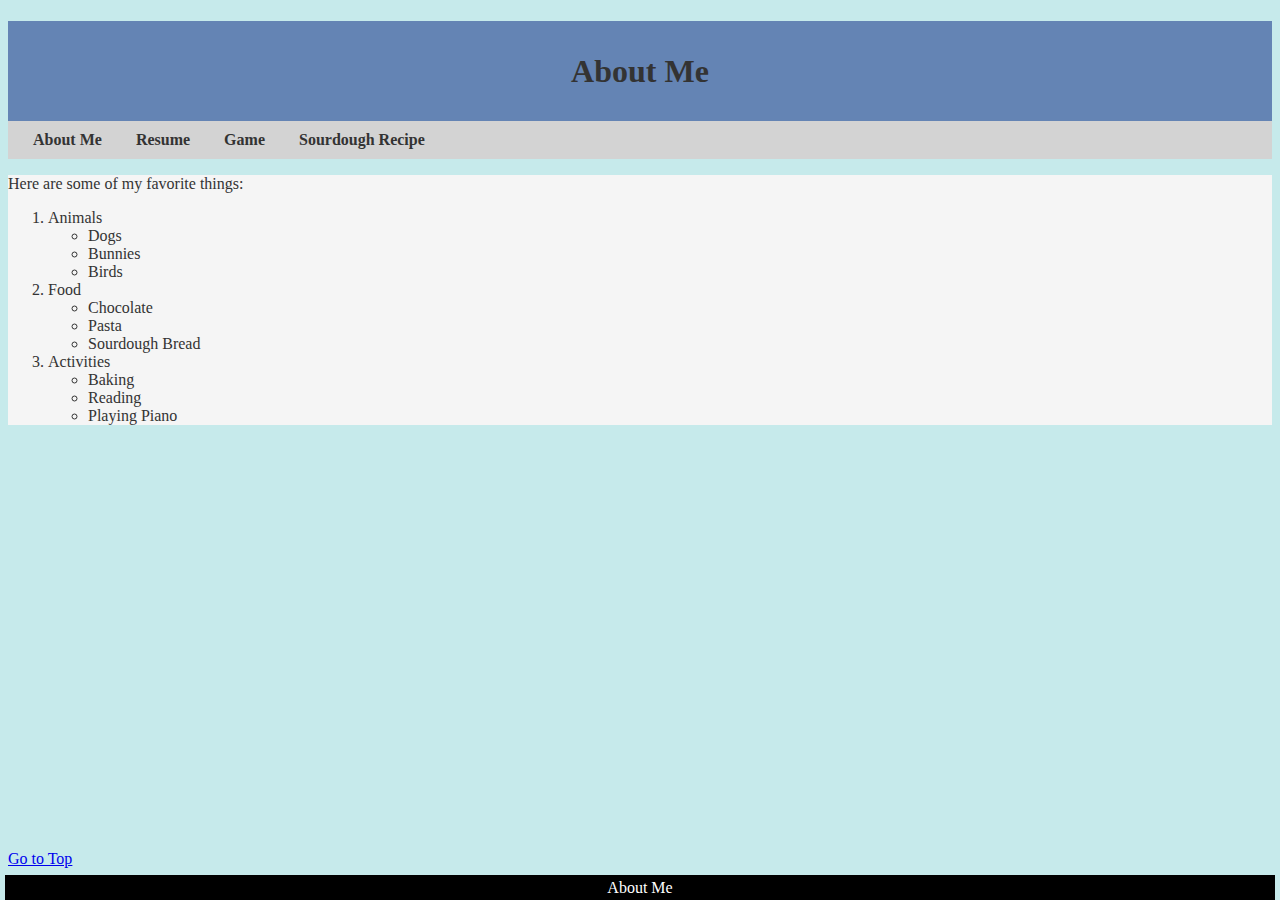
<file: index.html>
<!DOCTYPE html>
<html lang="en">
<head>
    <meta charset="UTF-8">
    <meta name="viewport" content="width=device-width, initial-scale=1.0">
    <title>Document</title>
    <link rel="stylesheet" type="text/css" href="css/style4.css">
</head>
<body class="extra">
    <div class= "header1 main">
        <h1>About Me</h1>
    </div>
    <nav>
        <a href="#">About Me</a>
        <a href="html/resume.html">Resume</a>
        <a href="html/aigame.html">Game</a>
        <a href="html/home.html">Sourdough Recipe</a>
    </nav>
    <div class = "mainbody">
        <p>Here are some of my favorite things:</p>
        <ol>
            <li>Animals
                <ul>
                    <li>Dogs</li>
                    <li>Bunnies</li>
                    <li>Birds</li>
                </ul>
            </li>
            <li>Food
                <ul>
                    <li>Chocolate</li>
                    <li>Pasta</li>
                    <li>Sourdough Bread</li>
                </ul>
            </li>
            <li>Activities
                <ul>
                    <li>Baking</li>
                    <li>Reading</li>
                    <li>Playing Piano</li>
                </ul>
            </li>
        </ol>
    </div>
    <!-- <img src="assets/img/piano.jpg" alt="Piano Picture"> -->
    <br>
    <br>
    <iframe width="560" height="315" src="https://www.youtube.com/embed/K5I51C-U8Og?si=sDwZj55vd10HTyqn" title="YouTube video player" frameborder="0" allow="accelerometer; autoplay; clipboard-write; encrypted-media; gyroscope; picture-in-picture; web-share" referrerpolicy="strict-origin-when-cross-origin" allowfullscreen></iframe>
    <br>
    <br>
    <div class='tableauPlaceholder' id='viz1744755481428' style='position: relative'><noscript><a href='#'><img alt='Sheet 1 ' src='https:&#47;&#47;public.tableau.com&#47;static&#47;images&#47;Pr&#47;Project4_1_17447554147230&#47;Sheet1&#47;1_rss.png' style='border: none' /></a></noscript><object class='tableauViz'  style='display:none;'><param name='host_url' value='https%3A%2F%2Fpublic.tableau.com%2F' /> <param name='embed_code_version' value='3' /> <param name='site_root' value='' /><param name='name' value='Project4_1_17447554147230&#47;Sheet1' /><param name='tabs' value='no' /><param name='toolbar' value='yes' /><param name='static_image' value='https:&#47;&#47;public.tableau.com&#47;static&#47;images&#47;Pr&#47;Project4_1_17447554147230&#47;Sheet1&#47;1.png' /> <param name='animate_transition' value='yes' /><param name='display_static_image' value='yes' /><param name='display_spinner' value='yes' /><param name='display_overlay' value='yes' /><param name='display_count' value='yes' /><param name='language' value='en-US' /><param name='filter' value='publish=yes' /></object></div>                <script type='text/javascript'>                    var divElement = document.getElementById('viz1744755481428');                    var vizElement = divElement.getElementsByTagName('object')[0];                    vizElement.style.width='100%';vizElement.style.height=(divElement.offsetWidth*0.75)+'px';                    var scriptElement = document.createElement('script');                    scriptElement.src = 'https://public.tableau.com/javascripts/api/viz_v1.js';                    vizElement.parentNode.insertBefore(scriptElement, vizElement);                </script>
    <br>
    <br>
    <a href="#top">Go to Top</a>
    <br>
    <br>
    <div class = "main footer">About Me</div>
</body>
</html>
</file>
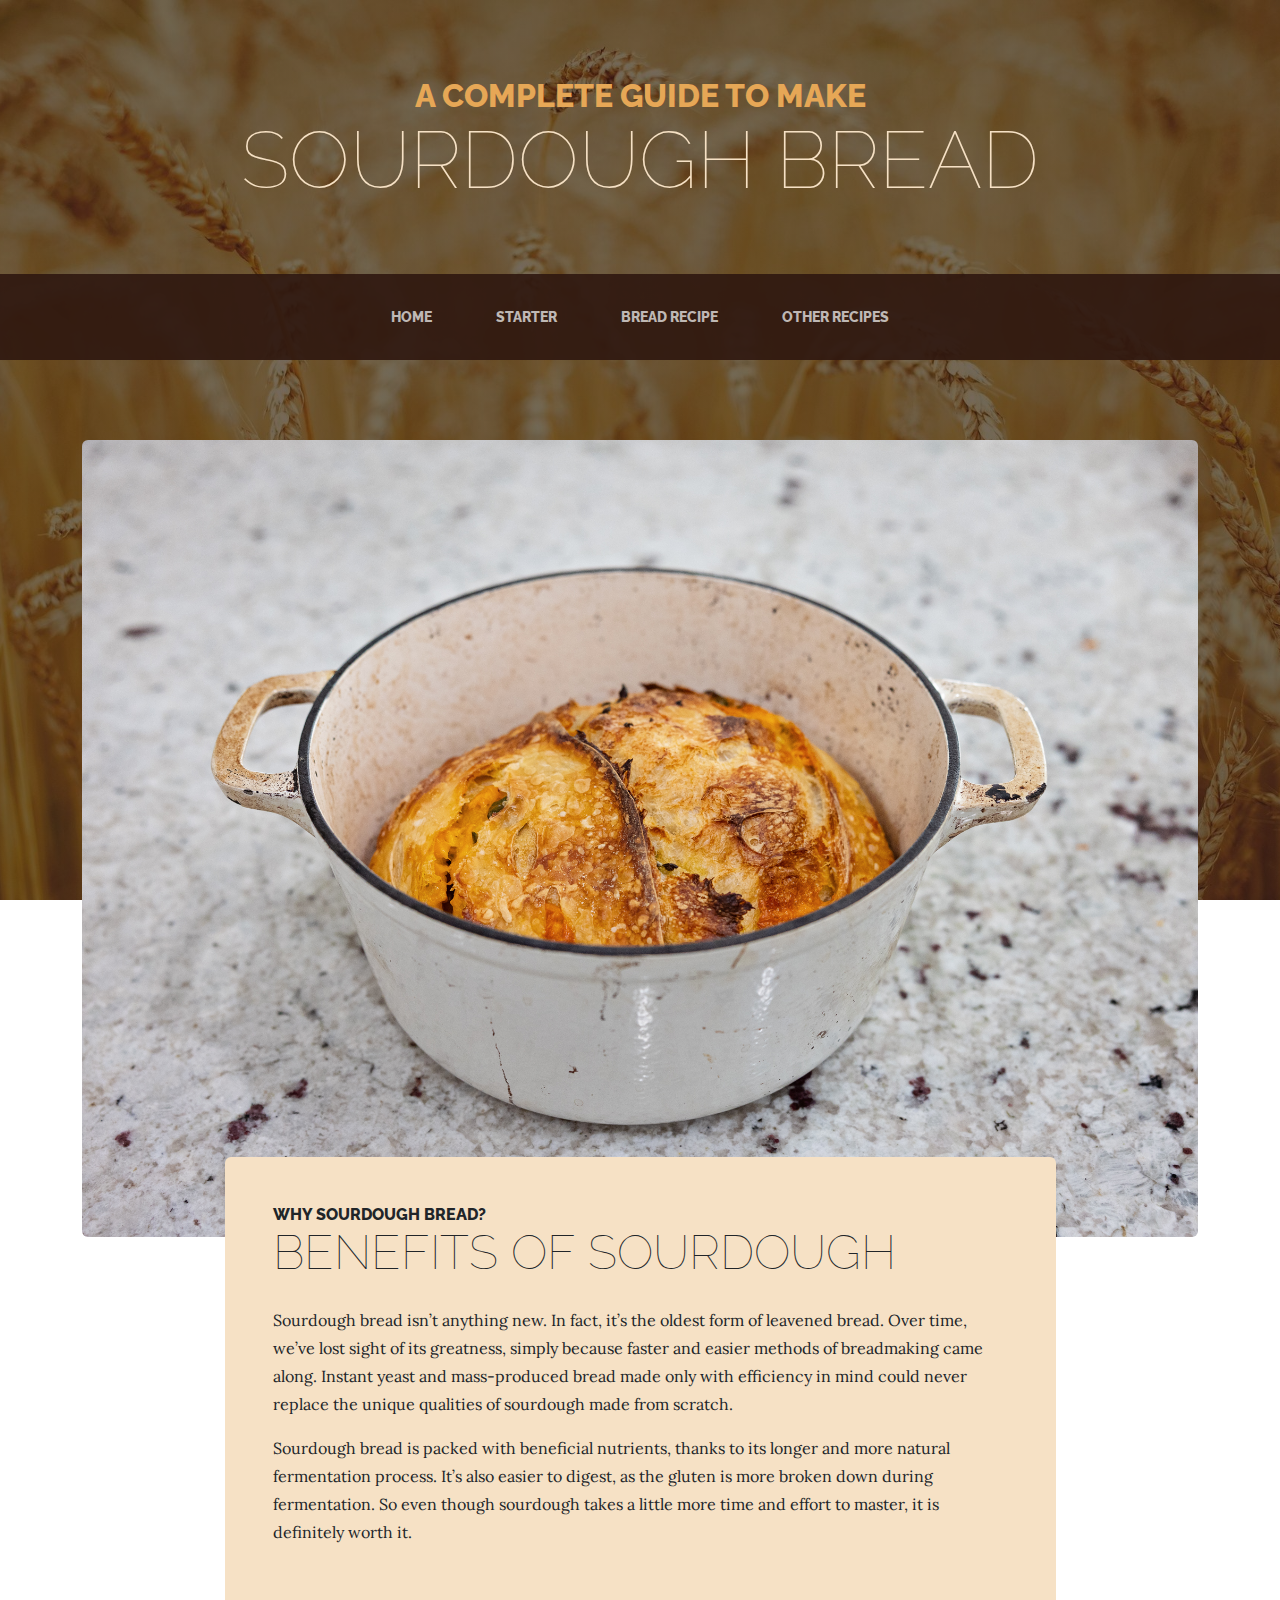
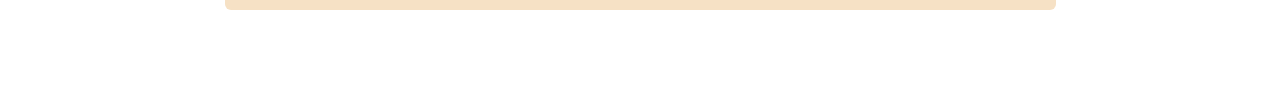
<file: html/home.html>
<!DOCTYPE html>
<html lang="en">
    <head>
        <meta charset="utf-8" />
        <meta name="viewport" content="width=device-width, initial-scale=1, shrink-to-fit=no" />
        <meta name="description" content="Bread Sourdough Starter" />
        <meta name="author" content="" />
        <title>Sourdough Bread - A Complete Guide</title>
        <link rel="icon" type="image/x-icon" href="../assets/favicon.ico" />
        <!-- Google fonts-->
        <link href="https://fonts.googleapis.com/css?family=Raleway:100,100i,200,200i,300,300i,400,400i,500,500i,600,600i,700,700i,800,800i,900,900i" rel="stylesheet" />
        <link href="https://fonts.googleapis.com/css?family=Lora:400,400i,700,700i" rel="stylesheet" />
        <!-- Core theme CSS (includes Bootstrap)-->
        <link href="../css/styles.css" rel="stylesheet" />
        <style>
            /* .responsive-img {
              width: auto;
              height: auto;
              display: block;
              margin: 0 auto;
            } */
        @media (max-width: 768px) {
            .responsive-img {
                width: 100%;
                height: unset, auto;
                object-fit: contain;
                padding: 0 20px;
                display: block;
                margin: 0 auto;
            }

            .page-section.about-heading .container {
                padding: 0 15px;
            }

            .about-heading-img {
                margin-bottom: 0 !important;
                padding-bottom: 0 !important;
                display: block;
            }

            .about-heading-content {
                margin-top: 0 !important;
                padding-top: 0 !important;
            }

            .about-heading-content .bg-faded {
                padding-top: 1rem !important;
                padding-bottom: 1rem !important;
            }
            }

            
          </style>
    </head>
    <body>
        <header>
            <h1 class="site-heading text-center text-faded d-none d-lg-block">
                <span class="site-heading-upper text-primary mb-3">A Complete Guide to Make</span>
                <span class="site-heading-lower">Sourdough Bread</span>
            </h1>
        </header>
        <!-- Navigation-->
        <nav class="navbar navbar-expand-lg navbar-dark py-lg-4" id="mainNav">
            <div class="container">
                <a class="navbar-brand text-uppercase fw-bold d-lg-none" href="#">Sourdough Bread</a>
                <button class="navbar-toggler" type="button" data-bs-toggle="collapse" data-bs-target="#navbarSupportedContent" aria-controls="navbarSupportedContent" aria-expanded="false" aria-label="Toggle navigation"><span class="navbar-toggler-icon"></span></button>
                <div class="collapse navbar-collapse" id="navbarSupportedContent">
                    <ul class="navbar-nav mx-auto">
                        <li class="nav-item px-lg-4"><a class="nav-link text-uppercase" href="#">Home</a></li>
                        <li class="nav-item px-lg-4"><a class="nav-link text-uppercase" href="starter.html">Starter</a></li>
                        <li class="nav-item px-lg-4"><a class="nav-link text-uppercase" href="mainrecipe.html">Bread Recipe</a></li>
                        <li class="nav-item px-lg-4"><a class="nav-link text-uppercase" href="otherecipe.html">Other Recipes</a></li>
                    </ul>
                </div>
            </div>
        </nav>
        <!-- <img class="img-fluid rounded about-heading-img mb-3 mb-lg-0 responsive-img" style="margin: 0 auto; display: block;" src="../assets/img/highlights/final1.jpg" alt="..." /> -->
        <section class="page-section about-heading">
            <div class="container">
                <img class="img-fluid rounded about-heading-img mb-3 mb-lg-0 responsive-img" style="display: block;" src="../assets/img/highlights/final1.jpg" alt="..." />
                <div class="about-heading-content">
                    <div class="row">
                        <div class="col-xl-9 col-lg-10 mx-auto">
                            <div class="bg-faded rounded p-5">
                                <h2 class="section-heading mb-4">
                                    <span class="section-heading-upper">Why Sourdough Bread?</span>
                                    <span class="section-heading-lower">Benefits of Sourdough</span>
                                </h2>
                                <p>Sourdough bread isn’t anything new. In fact, it’s the oldest form of leavened bread. Over time, we’ve lost sight of its greatness, simply because faster and easier methods of breadmaking came along. Instant yeast and mass-produced bread made only with efficiency in mind could never replace the unique qualities of sourdough made from scratch.</p>
                                <p>Sourdough bread is packed with beneficial nutrients, thanks to its longer and more natural fermentation process. It’s also easier to digest, as the gluten is more broken down during fermentation. So even though sourdough takes a little more time and effort to master, it is definitely worth it.</p>
                            </div>
                        </div>
                    </div>
                </div>
            </div>
        </section>
        <!--<footer class="footer text-faded text-center py-5">
            <div class="container"><p class="m-0 small">Copyright &copy; Your Website 2023</p></div>
        </footer>
        -->
        <!-- Bootstrap core JS-->
        <script src="https://cdn.jsdelivr.net/npm/bootstrap@5.2.3/dist/js/bootstrap.bundle.min.js"></script>
        <!-- Core theme JS-->
        <script src="../js/scripts.js"></script>
    </body>
</html>
</file>
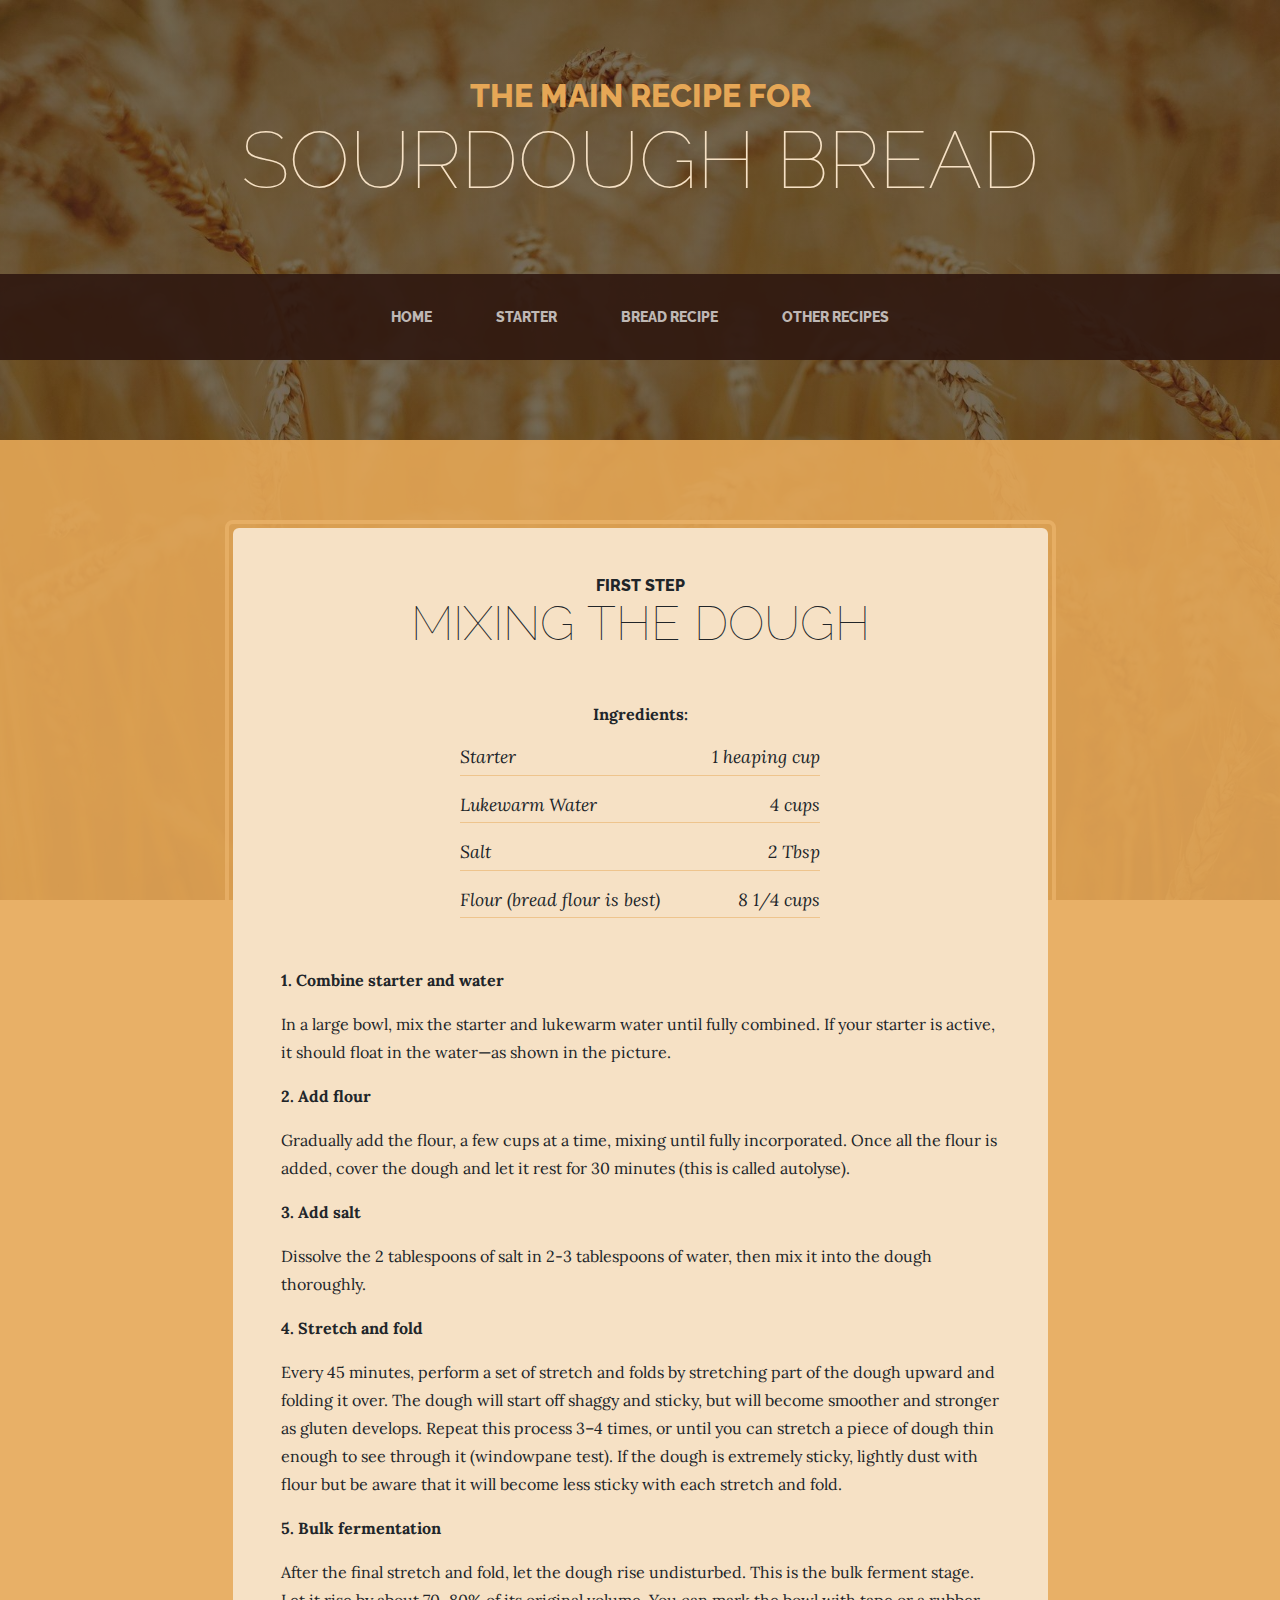
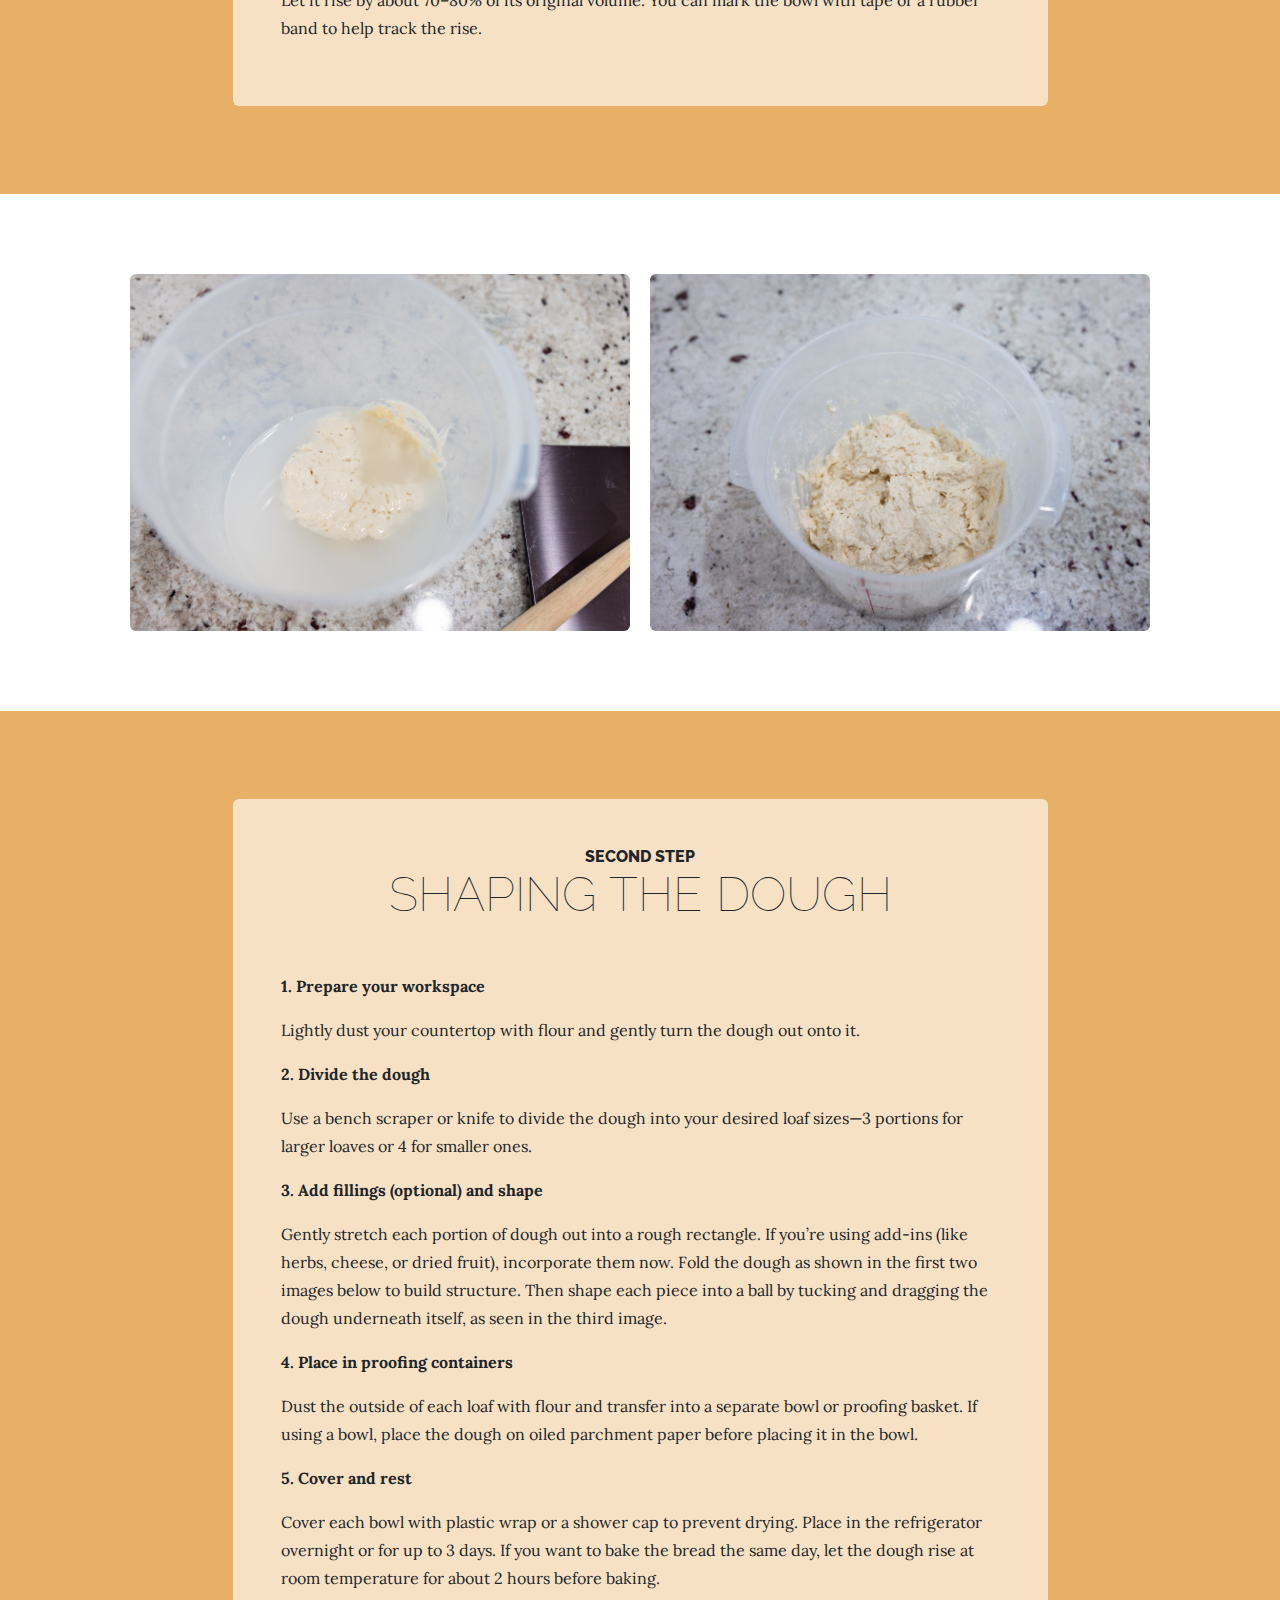
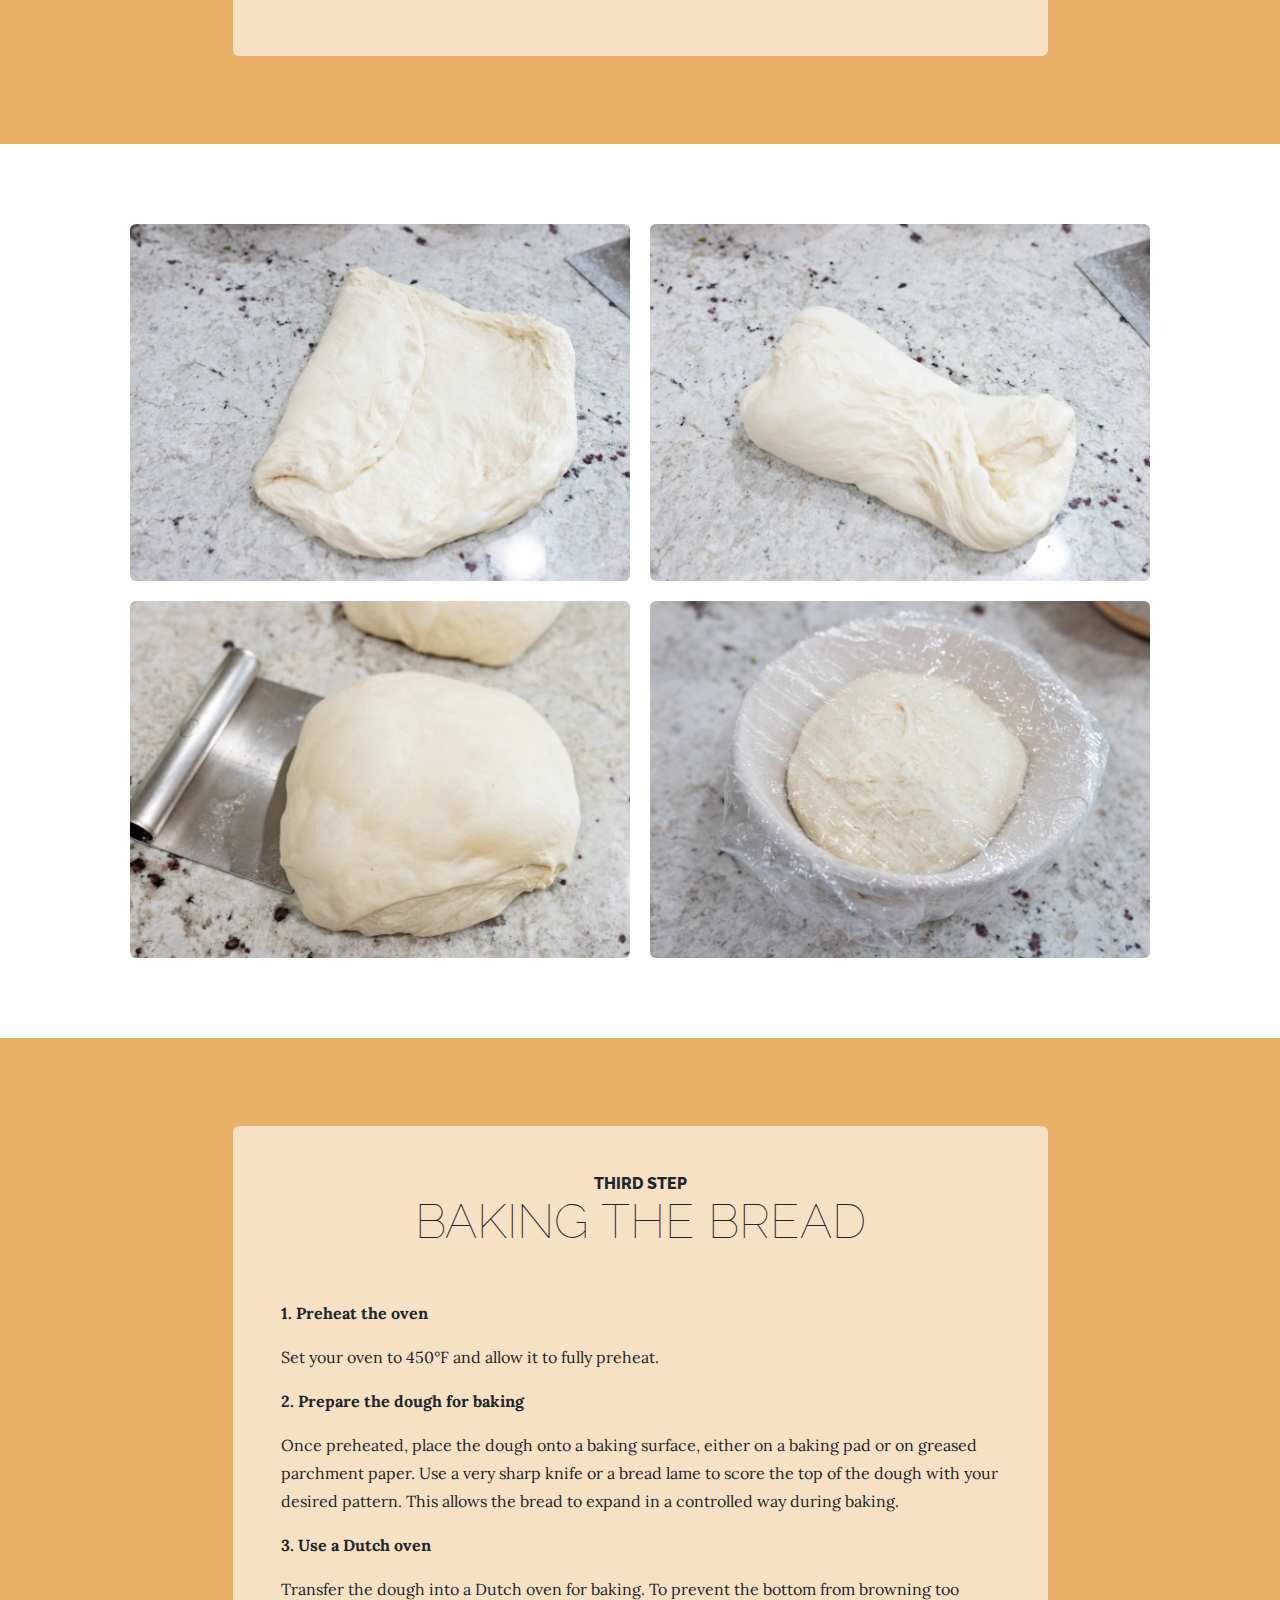
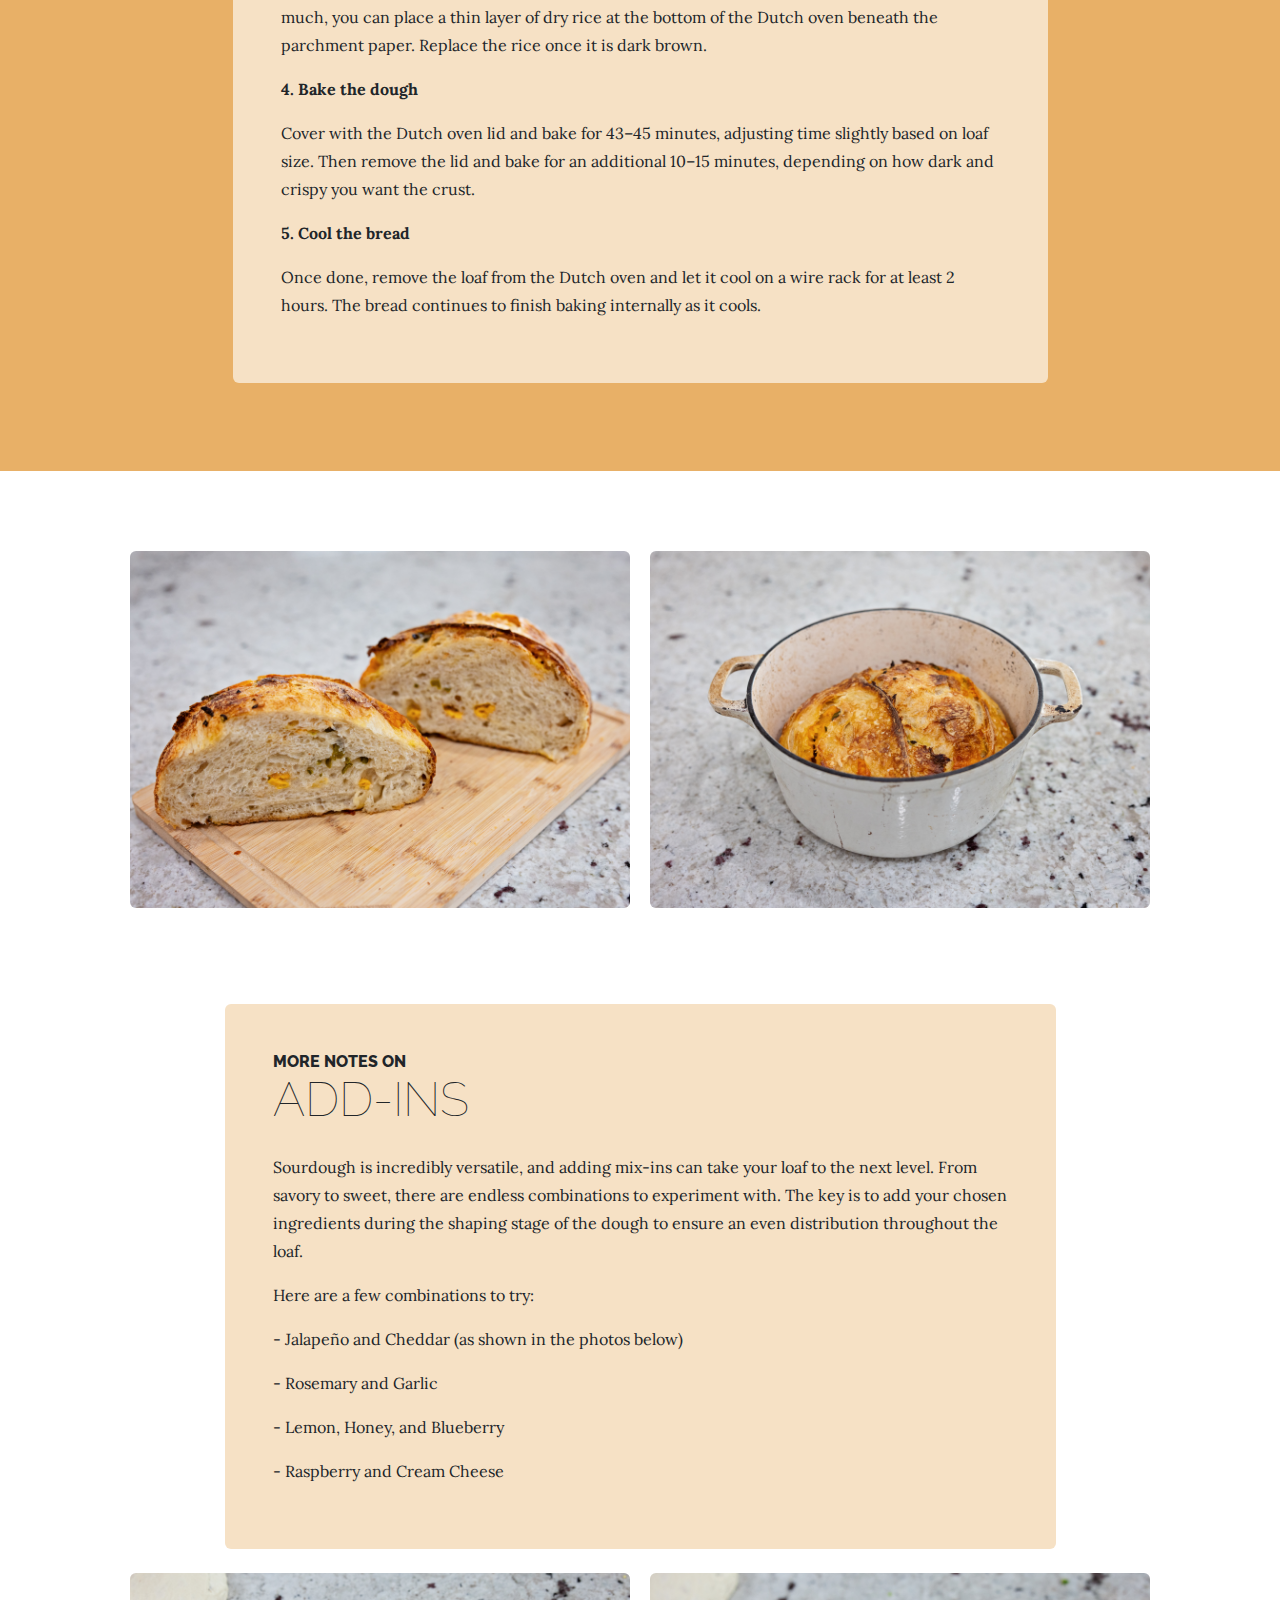
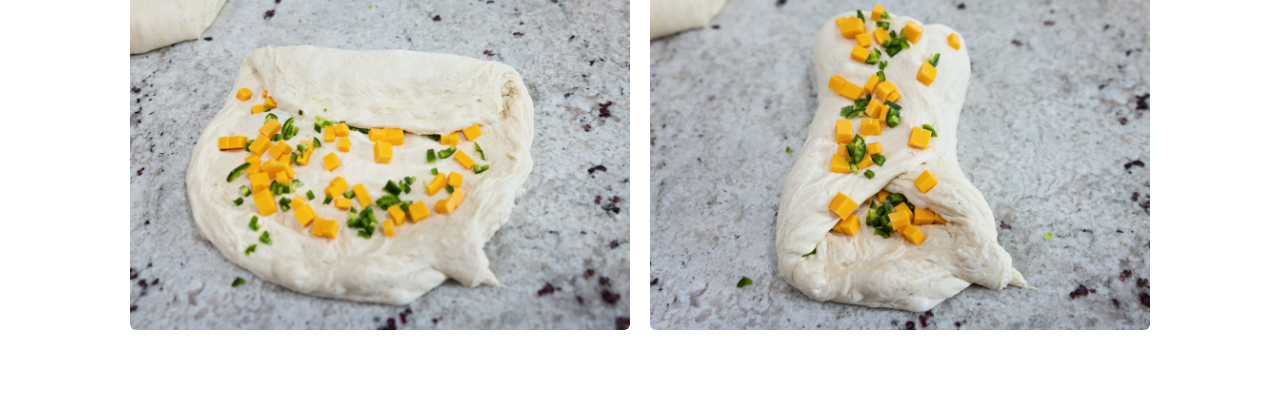
<file: html/mainrecipe.html>
<!DOCTYPE html>
<html lang="en">
    <head>
        <meta charset="utf-8" />
        <meta name="viewport" content="width=device-width, initial-scale=1, shrink-to-fit=no" />
        <meta name="description" content="Bread Sourdough Starter" />
        <meta name="author" content="" />
        <title>Sourdough Bread Recipe</title>
        <link rel="icon" type="image/x-icon" href="../assets/favicon.ico" />
        <!-- Google fonts-->
        <link href="https://fonts.googleapis.com/css?family=Raleway:100,100i,200,200i,300,300i,400,400i,500,500i,600,600i,700,700i,800,800i,900,900i" rel="stylesheet" />
        <link href="https://fonts.googleapis.com/css?family=Lora:400,400i,700,700i" rel="stylesheet" />
        <!-- Core theme CSS (includes Bootstrap)-->
        <link href="../css/styles.css" rel="stylesheet" />
        <link href="../css/style4.css" rel="stylesheet" />
        <style>
            .image-grid {
              display: grid;
              grid-template-columns: repeat(2, 500px); /* Two columns with 500px width each */
              grid-gap: 20px;
              justify-content: center;
            }
          
            .image-grid img {
              width: 100%;
              height: auto;
            }
          
            /* ✅ Mobile-friendly adjustment */
            @media (max-width: 768px) {
              .image-grid {
                grid-template-columns: 1fr; /* Stack images in a single column */
                padding: 0 20px;
              }
            }
            @media (max-width: 768px) {
              .responsive-img {
                width: 100%;
                height: auto;
                object-fit: contain;
                padding: 0 20px;
                display: block;
                margin: 0 auto;
              }
            }
          </style>
    </head>
    <body>
        <header>
            <h1 class="site-heading text-center text-faded d-none d-lg-block">
                <span class="site-heading-upper text-primary mb-3">The Main Recipe for</span>
                <span class="site-heading-lower">Sourdough Bread</span>
            </h1>
        </header>
        <!-- Navigation-->
        <nav class="navbar navbar-expand-lg navbar-dark py-lg-4" id="mainNav">
            <div class="container">
                <a class="navbar-brand text-uppercase fw-bold d-lg-none" href="#">Sourdough Bread Recipe</a>
                <button class="navbar-toggler" type="button" data-bs-toggle="collapse" data-bs-target="#navbarSupportedContent" aria-controls="navbarSupportedContent" aria-expanded="false" aria-label="Toggle navigation"><span class="navbar-toggler-icon"></span></button>
                <div class="collapse navbar-collapse" id="navbarSupportedContent">
                    <ul class="navbar-nav mx-auto">
                        <li class="nav-item px-lg-4"><a class="nav-link text-uppercase" href="home.html">Home</a></li>
                        <li class="nav-item px-lg-4"><a class="nav-link text-uppercase" href="starter.html">Starter</a></li>
                        <li class="nav-item px-lg-4"><a class="nav-link text-uppercase" href="#">Bread Recipe</a></li>
                        <li class="nav-item px-lg-4"><a class="nav-link text-uppercase" href="otherecipe.html">Other Recipes</a></li>
                    </ul>
                </div>
            </div>
        </nav>
        <section class="page-section cta">
            <div class="container">
                <div class="row">
                    <div class="col-xl-9 mx-auto change3">
                        <div class="cta-inner bg-faded rounded change3">
                            <h2 class="section-heading mb-5">
                                <span class="section-heading-upper text-center">First Step</span>
                                <span class="section-heading-lower text-center">Mixing the Dough</span>
                            </h2>
                            <p class="mp-0 text-center fw-bold change3">Ingredients:</p>
                            <ul class="list-unstyled list-hours mb-5 text-left mx-auto change3">
                                <li class="list-unstyled-item list-hours-item d-flex change3">
                                    Starter
                                    <span class="ms-auto change3">1 heaping cup</span>
                                </li>
                                <li class="list-unstyled-item list-hours-item d-flex change3">
                                    Lukewarm Water
                                    <span class="ms-auto change3">4 cups</span>
                                </li>
                                <li class="list-unstyled-item list-hours-item d-flex change3">
                                    Salt
                                    <span class="ms-auto change3">2 Tbsp</span>
                                </li>
                                <li class="list-unstyled-item list-hours-item d-flex ms-auto change3" style="color:#212529; font-weight: normal;">
                                    Flour (bread flour is best)
                                    <span class="ms-auto change3">8 1/4 cups</span>
                                </li>
                            </ul>
                           <p class="mp-0" style="font-weight: bold;">1. Combine starter and water</p>
                           <p class="mp-0">In a large bowl, mix the starter and lukewarm water until fully combined. If your starter is active, it should float in the water—as shown in the picture.</p>
                           <p class="mp-0" style="font-weight: bold;">2. Add flour</p>
                           <p class="mp-0">Gradually add the flour, a few cups at a time, mixing until fully incorporated. Once all the flour is added, cover the dough and let it rest for 30 minutes (this is called autolyse).</p>
                           <p class="mp-0" style="font-weight: bold;">3. Add salt</p>
                           <p class="mp-0">Dissolve the 2 tablespoons of salt in 2-3 tablespoons of water, then mix it into the dough thoroughly.</p>
                           <p class="mp-0" style="font-weight: bold;">4. Stretch and fold</p>
                           <p class="mp-0">Every 45 minutes, perform a set of stretch and folds by stretching part of the dough upward and folding it over. The dough will start off shaggy and sticky, but will become smoother and stronger as gluten develops. Repeat this process 3–4 times, or until you can stretch a piece of dough thin enough to see through it (windowpane test). If the dough is extremely sticky, lightly dust with flour but be aware that it will become less sticky with each stretch and fold.</p>
                           <p class="mp-0" style="font-weight: bold;">5. Bulk fermentation</p>
                           <p class="mp-0">After the final stretch and fold, let the dough rise undisturbed. This is the bulk ferment stage. Let it rise by about 70–80% of its original volume. You can mark the bowl with tape or a rubber band to help track the rise.</p>
                        </div>
                    </div>
                </div>
            </div>
        </section>
        <div class="image-grid responsive-img">
            <!-- <img class="product-item-img mx-auto d-flex rounded img-fluid mb-3 mb-lg-0" src="../assets/img/highlights/eq2.jpg" alt="..."> -->
            <img class="product-item-img mx-auto d-flex rounded img-fluid mb-3 mb-lg-0" src="../assets/img/highlights/ig.jpg" alt="...">
            <img class="product-item-img mx-auto d-flex rounded img-fluid mb-3 mb-lg-0" src="../assets/img/highlights/mix.jpg" alt="...">
            <!-- <img class="product-item-img mx-auto d-flex rounded img-fluid mb-3 mb-lg-0" src="../assets/img/highlights/mix2.jpg" alt="..."> -->
          </div>
        <section class="page-section cta">
            <div class="container">
                <div class="row">
                    <div class="col-xl-9 mx-auto">
                        <div class="cta-inner bg-faded rounded">
                            <h2 class="section-heading mb-5">
                                <span class="section-heading-upper text-center">Second Step</span>
                                <span class="section-heading-lower text-center">Shaping the Dough</span>
                            </h2>
                            <p class="mp-0" style="font-weight: bold;">1. Prepare your workspace</p>
                           <p class="mp-0">Lightly dust your countertop with flour and gently turn the dough out onto it.</p>
                           <p class="mp-0" style="font-weight: bold;">2. Divide the dough</p>
                           <p class="mp-0">Use a bench scraper or knife to divide the dough into your desired loaf sizes—3 portions for larger loaves or 4 for smaller ones.</p>
                           <p class="mp-0" style="font-weight: bold;">3. Add fillings (optional) and shape</p>
                           <p class="mp-0">Gently stretch each portion of dough out into a rough rectangle. If you’re using add-ins (like herbs, cheese, or dried fruit), incorporate them now. Fold the dough as shown in the first two images below to build structure. Then shape each piece into a ball by tucking and dragging the dough underneath itself, as seen in the third image.</p>
                           <p class="mp-0" style="font-weight: bold;">4. Place in proofing containers</p>
                           <p class="mp-0">Dust the outside of each loaf with flour and transfer into a separate bowl or proofing basket. If using a bowl, place the dough on oiled parchment paper before placing it in the bowl.</p>
                           <p class="mp-0" style="font-weight: bold;">5. Cover and rest</p>
                           <p class="mp-0">Cover each bowl with plastic wrap or a shower cap to prevent drying. Place in the refrigerator overnight or for up to 3 days.
                            If you want to bake the bread the same day, let the dough rise at room temperature for about 2 hours before baking.</p>
                        </div>
                    </div>
                </div>
            </div>
        </section>
        <div class="image-grid responsive-img">
            <img class="product-item-img mx-auto d-flex rounded img-fluid mb-3 mb-lg-0" src="../assets/img/highlights/tshape2.jpg" alt="...">
            <img class="product-item-img mx-auto d-flex rounded img-fluid mb-3 mb-lg-0" src="../assets/img/highlights/tshape3.jpg" alt="...">
            <img class="product-item-img mx-auto d-flex rounded img-fluid mb-3 mb-lg-0" src="../assets/img/highlights/shape2.jpg" alt="...">
            <img class="product-item-img mx-auto d-flex rounded img-fluid mb-3 mb-lg-0" src="../assets/img/highlights/bowl.jpg" alt="...">
          </div>
        <section class="page-section cta">
            <div class="container">
                <div class="row">
                    <div class="col-xl-9 mx-auto">
                        <div class="cta-inner bg-faded rounded">
                            <h2 class="section-heading mb-5">
                                <span class="section-heading-upper text-center">Third Step</span>
                                <span class="section-heading-lower text-center">Baking the Bread</span>
                            </h2>
                            <p class="mp-0" style="font-weight: bold;">1. Preheat the oven</p>
                            <p class="mp-0">Set your oven to 450°F and allow it to fully preheat.</p>
                            <p class="mp-0" style="font-weight: bold;">2. Prepare the dough for baking</p>
                            <p class="mp-0">Once preheated, place the dough onto a baking surface, either on a baking pad or on greased parchment paper. Use a very sharp knife or a bread lame to score the top of the dough with your desired pattern. This allows the bread to expand in a controlled way during baking.</p>
                            <p class="mp-0" style="font-weight: bold;">3. Use a Dutch oven</p>
                            <p class="mp-0">Transfer the dough into a Dutch oven for baking. To prevent the bottom from browning too much, you can place a thin layer of dry rice at the bottom of the Dutch oven beneath the parchment paper. Replace the rice once it is dark brown.</p>
                            <p class="mp-0" style="font-weight: bold;">4. Bake the dough</p>
                            <p class="mp-0">Cover with the Dutch oven lid and bake for 43–45 minutes, adjusting time slightly based on loaf size. Then remove the lid and bake for an additional 10–15 minutes, depending on how dark and crispy you want the crust.</p>
                            <p class="mp-0" style="font-weight: bold;">5. Cool the bread</p>
                            <p class="mp-0">Once done, remove the loaf from the Dutch oven and let it cool on a wire rack for at least 2 hours. The bread continues to finish baking internally as it cools.</p>
                        </div>
                    </div>
                </div>
            </div>
        </section>
        <div class="image-grid">
            <!-- <img class="product-item-img mx-auto d-flex rounded img-fluid mb-3 mb-lg-0" src="../assets/img/highlights/eq2.jpg" alt="..."> -->
            <!-- <img class="product-item-img mx-auto d-flex rounded img-fluid mb-3 mb-lg-0" src="../assets/img/highlights/add2.jpg" alt="..."> -->
            <img class="product-item-img mx-auto d-flex rounded img-fluid mb-3 mb-lg-0" src="../assets/img/highlights/final2.jpg" alt="...">
            <img class="product-item-img mx-auto d-flex rounded img-fluid mb-3 mb-lg-0" src="../assets/img/highlights/final1.jpg" alt="...">
          </div>
        <!-- <img class="product-item-img mx-auto d-flex rounded img-fluid mb-3 mb-lg-0 responsive-img" style="padding-right: 75px; padding-left: 75px; margin: 0 auto; display: block;" src="../assets/img/highlights/final2.jpg" alt="..." /> -->
        <br><br><br><br>
        <section class="page-section about-heading">
            <div class="container">
                <!-- <img class="img-fluid rounded about-heading-img mb-3 mb-lg-0" src="../assets/img/about.jpg" alt="..." /> -->
                <div class="about-heading-content">
                    <div class="row">
                        <div class="col-xl-9 col-lg-10 mx-auto">
                            <div class="bg-faded rounded p-5">
                                <h2 class="section-heading mb-4">
                                    <span class="section-heading-upper">More Notes On</span>
                                    <span class="section-heading-lower">Add-Ins</span>
                                </h2>
                                <p class="mp-0">Sourdough is incredibly versatile, and adding mix-ins can take your loaf to the next level. From savory to sweet, there are endless combinations to experiment with. The key is to add your chosen ingredients during the shaping stage of the dough to ensure an even distribution throughout the loaf.</p>
                                <p class="mp-0">Here are a few combinations to try:</p>
                                <p class="mp-0">- Jalapeño and Cheddar (as shown in the photos below)</p>
                                <p class="mp-0">- Rosemary and Garlic</p>
                                <p class="mp-0">- Lemon, Honey, and Blueberry</p>
                                <p class="mp-0">- Raspberry and Cream Cheese</p>
                                <!-- <p class="mp-0">Be creative and feel free to experiment. Just make sure your add-ins are chopped into small, manageable pieces and not too wet, so they blend well into the dough.</p> -->
                            </div>
                        </div>
                    </div>
                </div>
                <br>
                <div class="image-grid">
                    <!-- <img class="product-item-img mx-auto d-flex rounded img-fluid mb-3 mb-lg-0" src="../assets/img/highlights/eq2.jpg" alt="..."> -->
                    <img class="product-item-img mx-auto d-flex rounded img-fluid mb-3 mb-lg-0" src="../assets/img/highlights/add2.jpg" alt="...">
                    <img class="product-item-img mx-auto d-flex rounded img-fluid mb-3 mb-lg-0" src="../assets/img/highlights/add3.jpg" alt="...">
                    <!-- <img class="product-item-img mx-auto d-flex rounded img-fluid mb-3 mb-lg-0" src="../assets/img/highlights/mix2.jpg" alt="..."> -->
                  </div>
            </div>
        </section>
        <!--<footer class="footer text-faded text-center py-5">
            <div class="container"><p class="m-0 small">Copyright &copy; Your Website 2023</p></div>
        </footer>
        -->
        <!-- Bootstrap core JS-->
        <script src="https://cdn.jsdelivr.net/npm/bootstrap@5.2.3/dist/js/bootstrap.bundle.min.js"></script>
        <!-- Core theme JS-->
        <script src="../js/scripts.js"></script>
    </body>
</html>
</file>
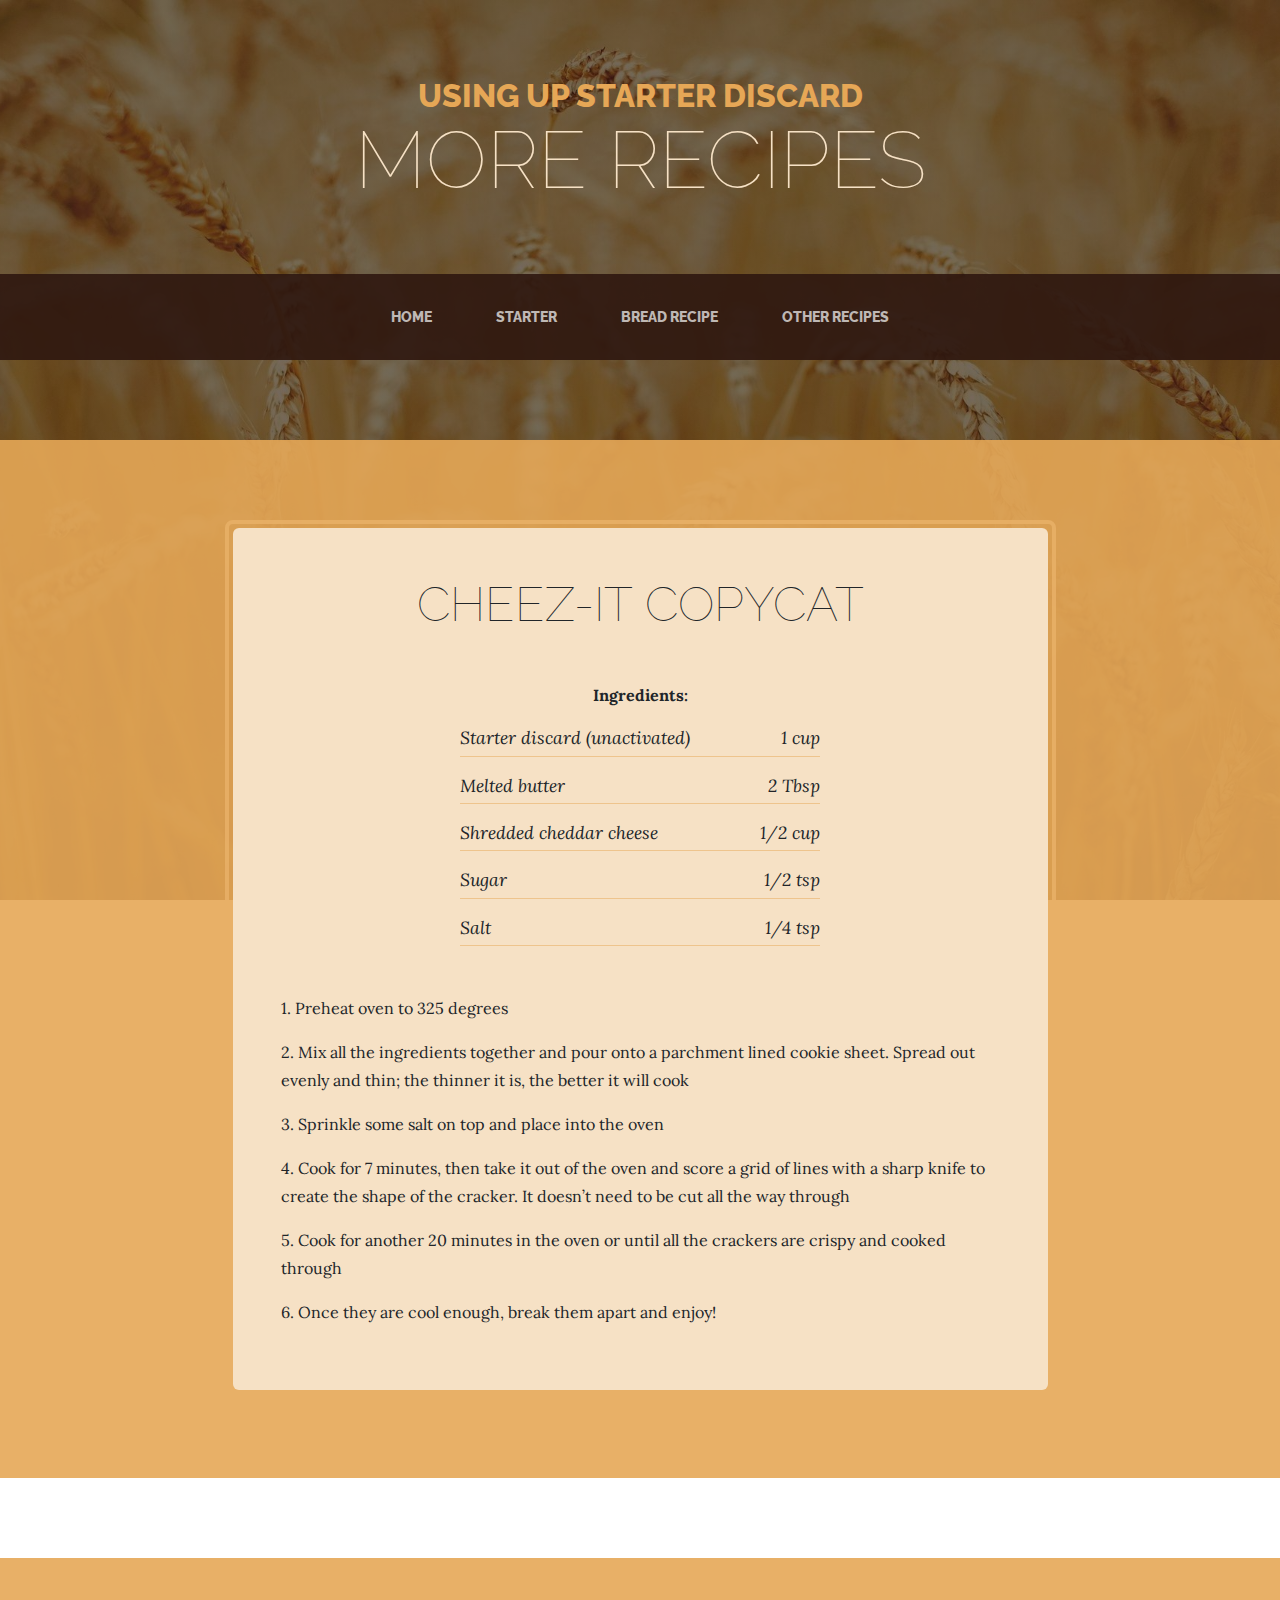
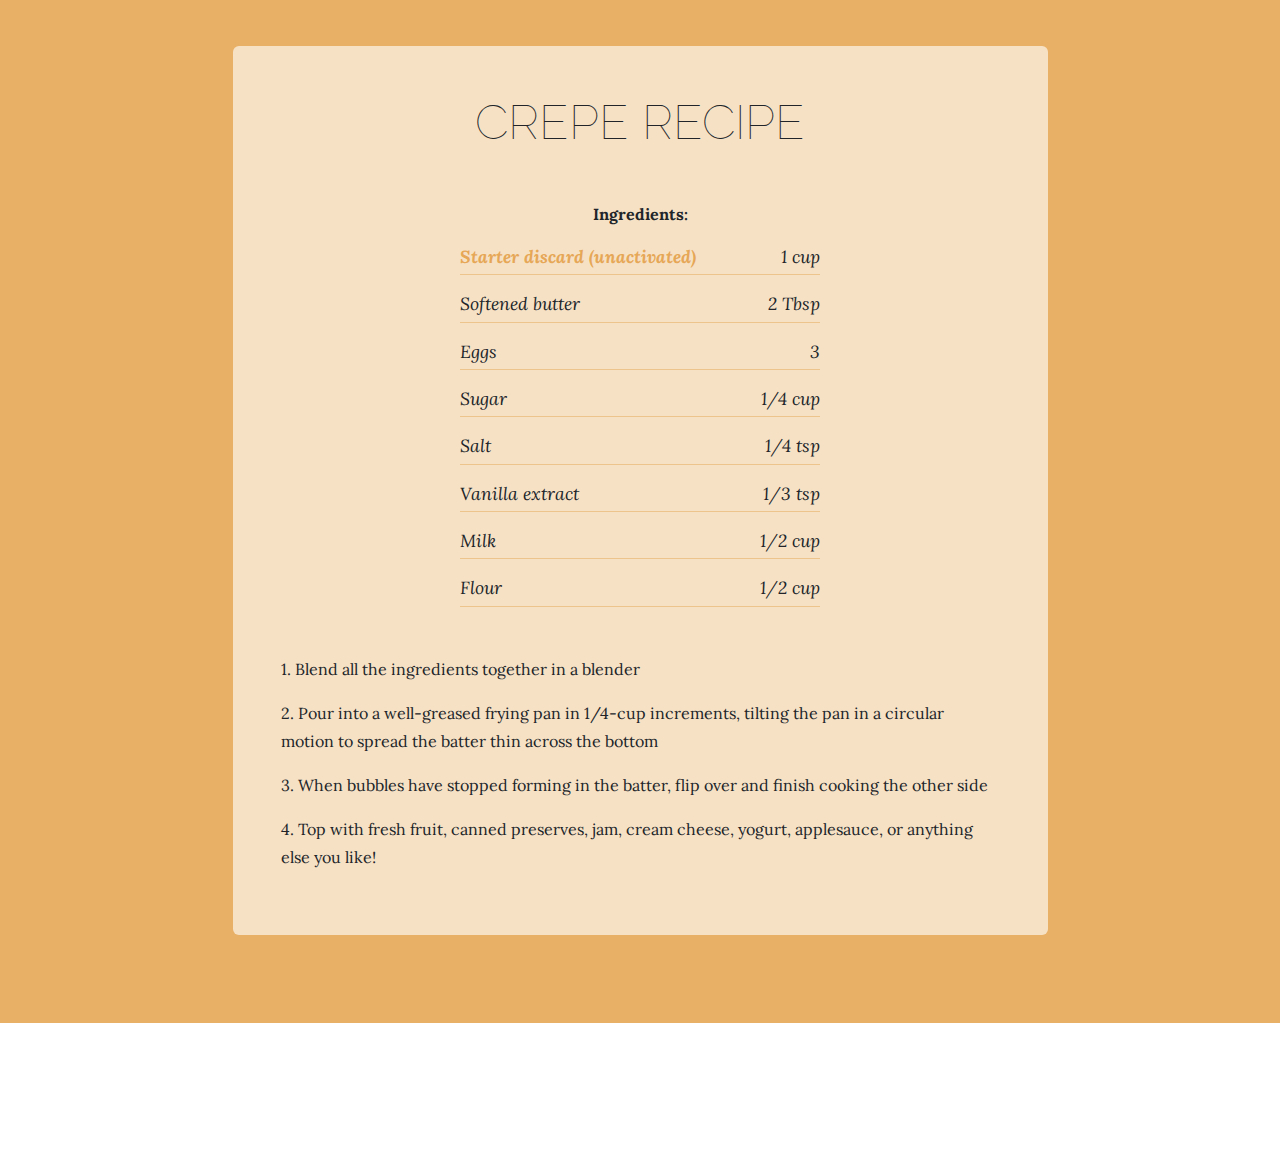
<file: html/otherecipe.html>
<!DOCTYPE html>
<html lang="en">
    <head>
        <meta charset="utf-8" />
        <meta name="viewport" content="width=device-width, initial-scale=1, shrink-to-fit=no" />
        <meta name="description" content="Bread Sourdough Starter" />
        <meta name="author" content="" />
        <title>Other Recipes</title>
        <link rel="icon" type="image/x-icon" href="../assets/favicon.ico" />
        <!-- Google fonts-->
        <link href="https://fonts.googleapis.com/css?family=Raleway:100,100i,200,200i,300,300i,400,400i,500,500i,600,600i,700,700i,800,800i,900,900i" rel="stylesheet" />
        <link href="https://fonts.googleapis.com/css?family=Lora:400,400i,700,700i" rel="stylesheet" />
        <!-- Core theme CSS (includes Bootstrap)-->
        <link href="../css/styles.css" rel="stylesheet" />
        <link href="../css/style4.css" rel="stylesheet" />
    </head>
    <body>
        <header>
            <h1 class="site-heading text-center text-faded d-none d-lg-block">
                <span class="site-heading-upper text-primary mb-3">Using up Starter Discard</span>
                <span class="site-heading-lower">More Recipes</span>
            </h1>
        </header>
        <!-- Navigation-->
        <nav class="navbar navbar-expand-lg navbar-dark py-lg-4" id="mainNav">
            <div class="container">
                <a class="navbar-brand text-uppercase fw-bold d-lg-none" href="#">Other Recipes</a>
                <button class="navbar-toggler" type="button" data-bs-toggle="collapse" data-bs-target="#navbarSupportedContent" aria-controls="navbarSupportedContent" aria-expanded="false" aria-label="Toggle navigation"><span class="navbar-toggler-icon"></span></button>
                <div class="collapse navbar-collapse" id="navbarSupportedContent">
                    <ul class="navbar-nav mx-auto">
                        <li class="nav-item px-lg-4"><a class="nav-link text-uppercase" href="home.html">Home</a></li>
                        <li class="nav-item px-lg-4"><a class="nav-link text-uppercase" href="starter.html">Starter</a></li>
                        <li class="nav-item px-lg-4"><a class="nav-link text-uppercase" href="mainrecipe.html">Bread Recipe</a></li>
                        <li class="nav-item px-lg-4"><a class="nav-link text-uppercase" href="#">Other Recipes</a></li>
                    </ul>
                </div>
            </div>
        </nav>
        <section class="page-section cta change3">
            <div class="container change3">
                <div class="row change3">
                    <div class="col-xl-9 mx-auto change3">
                        <div class="cta-inner bg-faded rounded change3">
                            <h2 class="section-heading mb-5">
                                <span class="section-heading-upper text-center"></span>
                                <span class="section-heading-lower text-center">Cheez-it Copycat</span>
                            </h2>
                            <p class="mp-0 text-center fw-bold">Ingredients:</p>
                            <ul class="list-unstyled list-hours mb-5 text-left mx-auto change3">
                                <li class="list-unstyled-item list-hours-item d-flex change3">
                                    Starter discard (unactivated)
                                    <span class="ms-auto change3">1 cup</span>
                                </li>
                                <li class="list-unstyled-item list-hours-item d-flex change3">
                                    Melted butter
                                    <span class="ms-auto change3">2 Tbsp</span>
                                </li>
                                <li class="list-unstyled-item list-hours-item d-flex change3">
                                    Shredded cheddar cheese
                                    <span class="ms-auto change3">1/2 cup</span>
                                </li>
                                <li class="list-unstyled-item list-hours-item d-flex ms-auto change3" style="color:#212529; font-weight: normal;">
                                    Sugar
                                    <span class="ms-auto change3">1/2 tsp</span>
                                </li>
                                <li class="list-unstyled-item list-hours-item d-flex change3" style="color:#212529; font-weight: normal;">
                                    Salt
                                    <span class="ms-auto change3">1/4 tsp</span>
                                </li>
                            </ul>
                           <p class="mp-0">1. Preheat oven to 325 degrees</p>
                           <p class="mp-0">2. Mix all the ingredients together and pour onto a parchment lined cookie sheet. Spread out evenly and thin; the thinner it is, the better it will cook</p>
                           <p class="mp-0">3. Sprinkle some salt on top and place into the oven</p>
                           <p class="mp-0">4. Cook for 7 minutes, then take it out of the oven and score a grid of lines with a sharp knife to create the shape of the cracker. It doesn’t need to be cut all the way through</p>
                           <p class="mp-0">5. Cook for another 20 minutes in the oven or until all the crackers are crispy and cooked through</p>
                           <p class="mp-0">6. Once they are cool enough, break them apart and enjoy!</p>
                        </div>
                    </div>
                </div>
            </div>
        </section>
        <!-- <img class="product-item-img mx-auto d-flex rounded img-fluid mb-3 mb-lg-0" src="../assets/img/products-02.jpg" alt="..." /> -->
        <section class="page-section cta">
            <div class="container">
                <div class="row">
                    <div class="col-xl-9 mx-auto">
                        <div class="cta-inner bg-faded rounded">
                            <h2 class="section-heading mb-5">
                                <span class="section-heading-upper text-center"></span>
                                <span class="section-heading-lower text-center">Crepe Recipe</span>
                            </h2>
                            <p class="mp-0 text-center fw-bold">Ingredients:</p>
                            <ul class="list-unstyled list-hours mb-5 text-left mx-auto">
                                <li class="list-unstyled-item list-hours-item d-flex change3">
                                    Starter discard (unactivated)
                                    <span class="ms-auto change3">1 cup</span>
                                </li>
                                <li class="list-unstyled-item list-hours-item d-flex change3">
                                    Softened butter
                                    <span class="ms-auto change3">2 Tbsp</span>
                                </li>
                                <li class="list-unstyled-item list-hours-item d-flex change3">
                                    Eggs
                                    <span class="ms-auto change3">3</span>
                                </li>
                                <li class="list-unstyled-item list-hours-item d-flex change3">
                                    Sugar
                                    <span class="ms-auto change3">1/4 cup</span>
                                </li>
                                <li class="list-unstyled-item list-hours-item d-flex change3">
                                    Salt
                                    <span class="ms-auto change3">1/4 tsp</span>
                                </li>
                                <li class="list-unstyled-item list-hours-item d-flex change3">
                                    Vanilla extract
                                    <span class="ms-auto change3">1/3 tsp</span>
                                </li>
                                <li class="list-unstyled-item list-hours-item d-flex change3">
                                    Milk
                                    <span class="ms-auto change3">1/2 cup</span>
                                </li>
                                <li class="list-unstyled-item list-hours-item d-flex change3">
                                    Flour
                                    <span class="ms-auto change3">1/2 cup</span>
                                </li>
                            </ul>
                           <p class="mp-0">1. Blend all the ingredients together in a blender</p>
                           <p class="mp-0">2. Pour into a well-greased frying pan in 1/4-cup increments, tilting the pan in a circular motion to spread the batter thin across the bottom</p>
                           <p class="mp-0">3. When bubbles have stopped forming in the batter, flip over and finish cooking the other side</p>
                           <p class="mp-0">4. Top with fresh fruit, canned preserves, jam, cream cheese, yogurt, applesauce, or anything else you like!</p>
                        </div>
                    </div>
                </div>
            </div>
        </section>
        <!-- <img class="product-item-img mx-auto d-flex rounded img-fluid mb-3 mb-lg-0" src="../assets/img/products-02.jpg" alt="..." /> -->
        <br>
        <br>
        <br>
        <!--<footer class="footer text-faded text-center py-5">
            <div class="container"><p class="m-0 small">Copyright &copy; Your Website 2023</p></div>
        </footer>
        -->
        <!-- Bootstrap core JS-->
        <script src="https://cdn.jsdelivr.net/npm/bootstrap@5.2.3/dist/js/bootstrap.bundle.min.js"></script>
        <!-- Core theme JS-->
        <script src="../js/scripts.js"></script>
    </body>
</html>
</file>
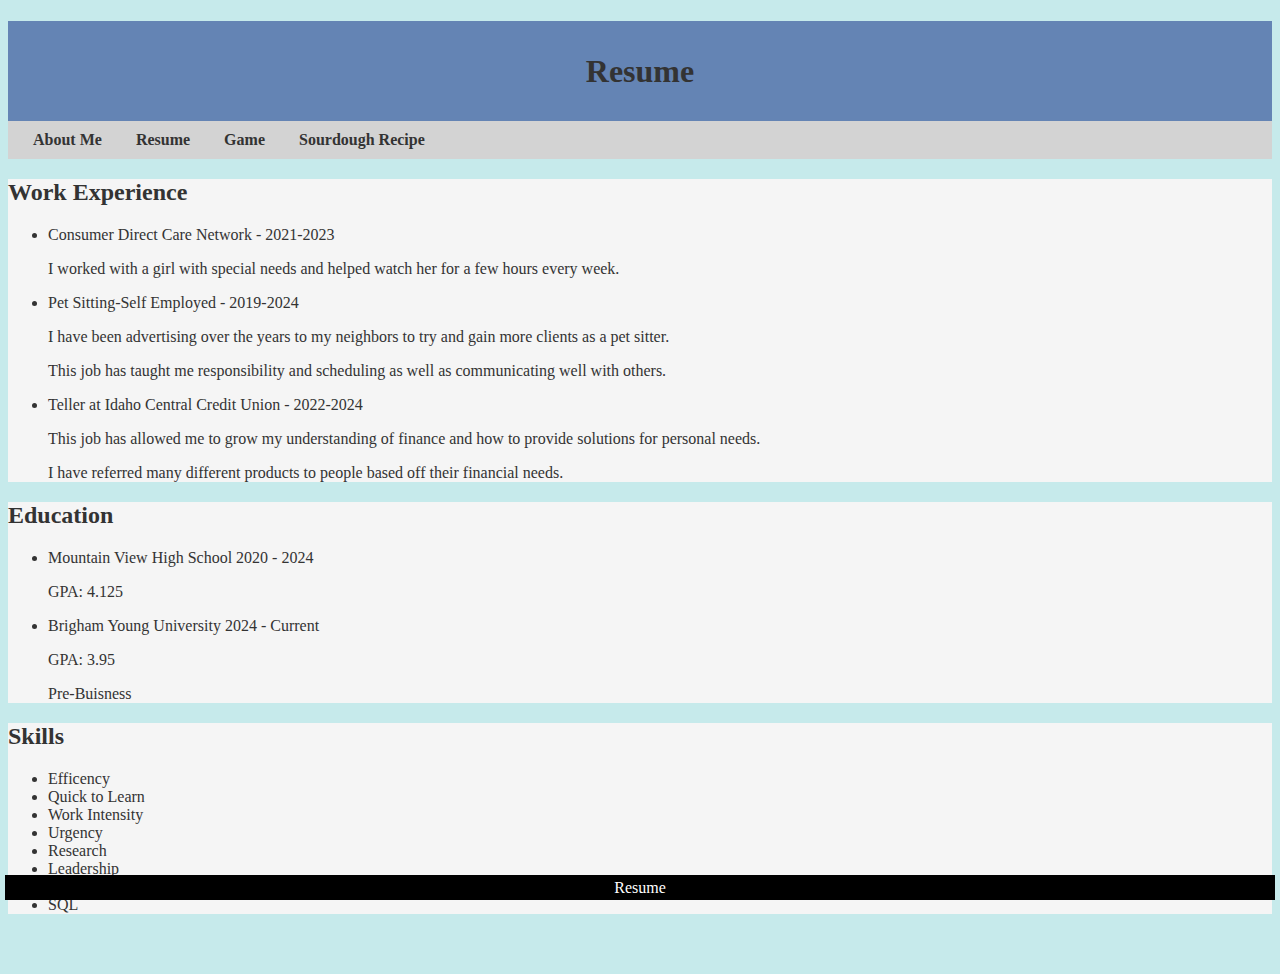
<file: html/resume.html>
<!DOCTYPE html>
<html lang="en">
<head>
    <meta charset="UTF-8">
    <meta name="viewport" content="width=device-width, initial-scale=1.0">
    <title>Document</title>
    <link rel="stylesheet" type="text/css" href="../css/style4.css">
</head>
<body class="extra">
    <div class= "header1 main">
        <h1>Resume</h1>
    </div>
    <nav>
        <a href="../index.html">About Me</a>
        <a href="#">Resume</a>
        <a href="aigame.html">Game</a>
        <a href="home.html">Sourdough Recipe</a>
    </nav>
    <div class = "mainbody">
        <h2>Work Experience</h2>
        <ul>
            <li>Consumer Direct Care Network - 2021-2023
                <p>I worked with a girl with special needs and helped watch her for a few hours every week.</p>
            </li>
            <li>Pet Sitting-Self Employed - 2019-2024
                <p>I have been advertising over the years to my neighbors to try and gain more clients as a pet sitter.</p>
                <p>This job has taught me responsibility and scheduling as well as communicating well with others.</p>
            </li>
            <li>Teller at Idaho Central Credit Union - 2022-2024
                <p>This job has allowed me to grow my understanding of finance and how to provide solutions for personal needs.</p>
                <p>I have referred many different products to people based off their financial needs.</p>
            </li>
        </ul>
    </div>
    <div class = "mainbody">
        <h2>Education</h2>
        <ul>
            <li>Mountain View High School 2020 - 2024
                <p>GPA: 4.125</p>
            </li>
            <li>Brigham Young University 2024 - Current
                <p>GPA: 3.95</p>
                <p>Pre-Buisness</p>
            </li>
        </ul>
    </div>
    <div class = "mainbody">
        <h2>Skills</h2>
        <ul>
            <li>Efficency</li>
            <li>Quick to Learn</li>
            <li>Work Intensity</li>
            <li>Urgency</li>
            <li>Research</li>
            <li>Leadership</li>
            <li>VBA</li>
            <li>SQL</li>
        </ul>
    </div>
    <br><br>
    <div class = "main footer">Resume</div>
</body>
</html>
</file>
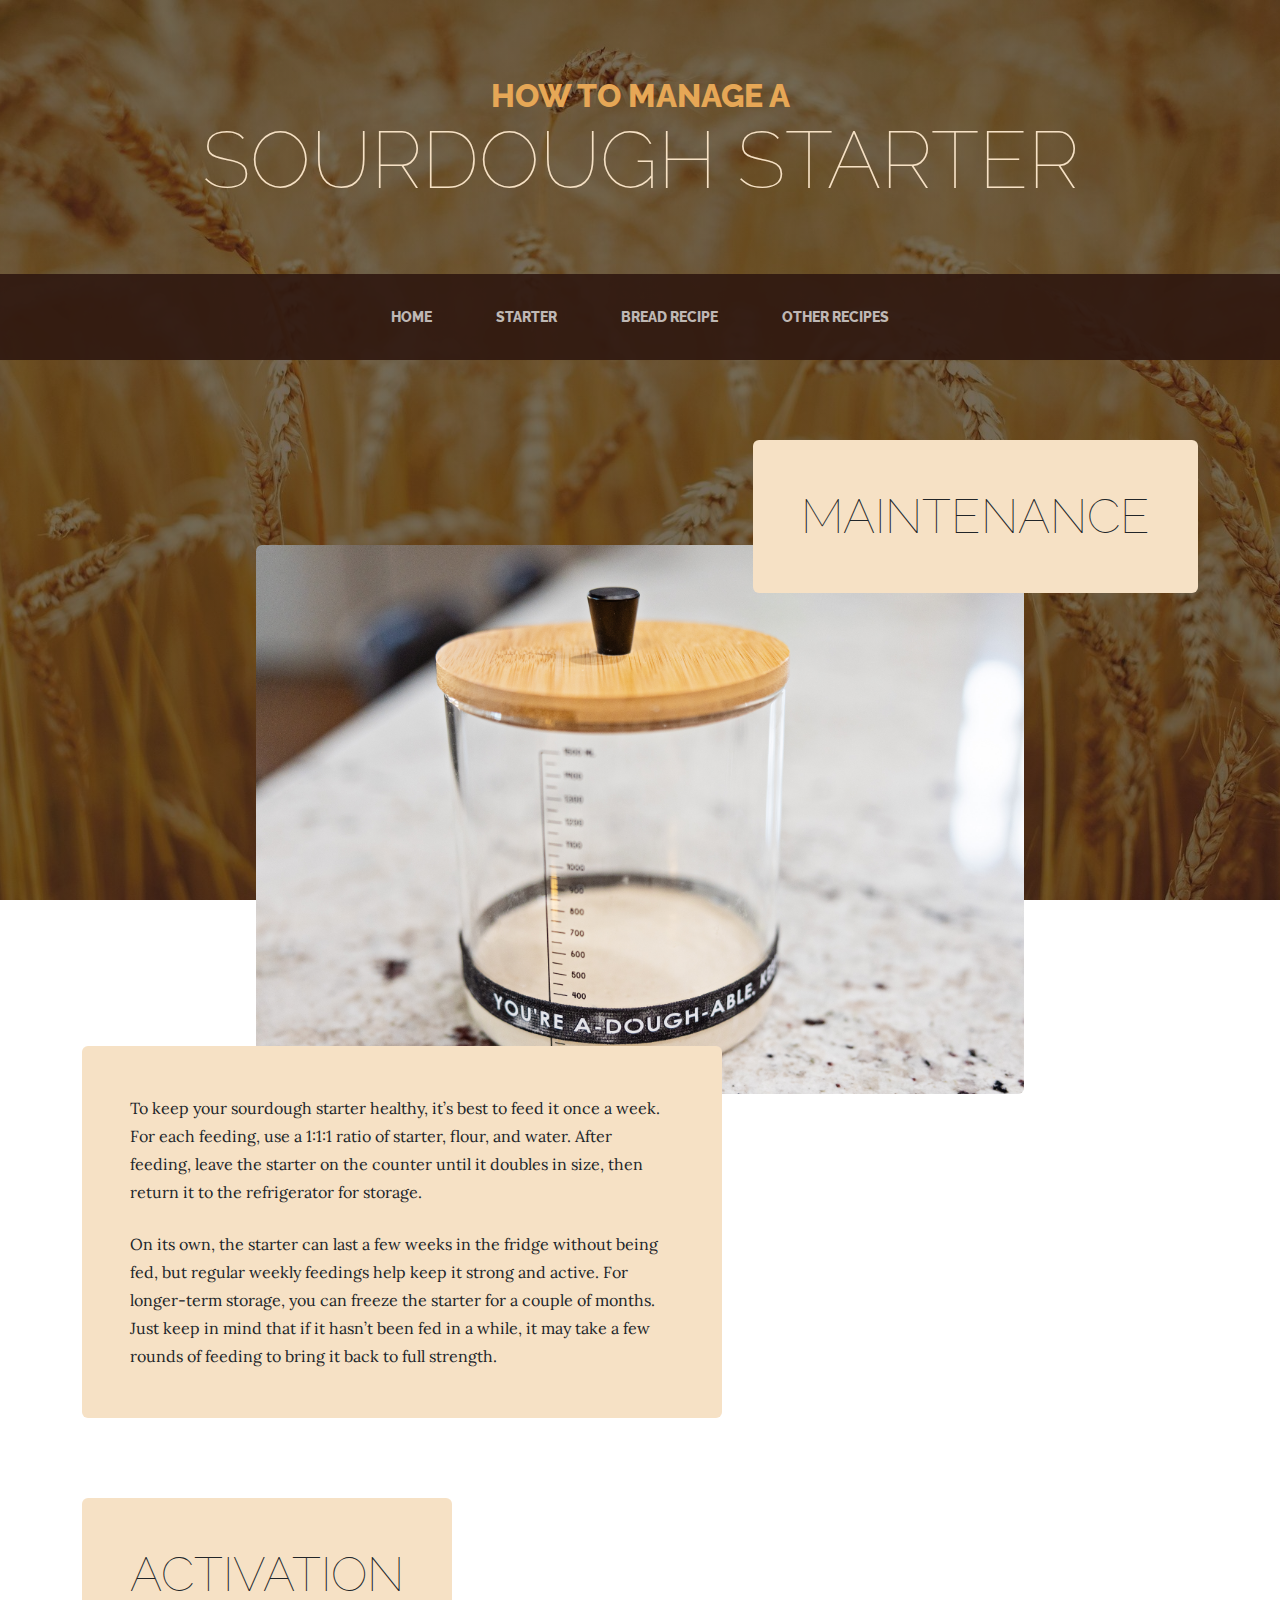
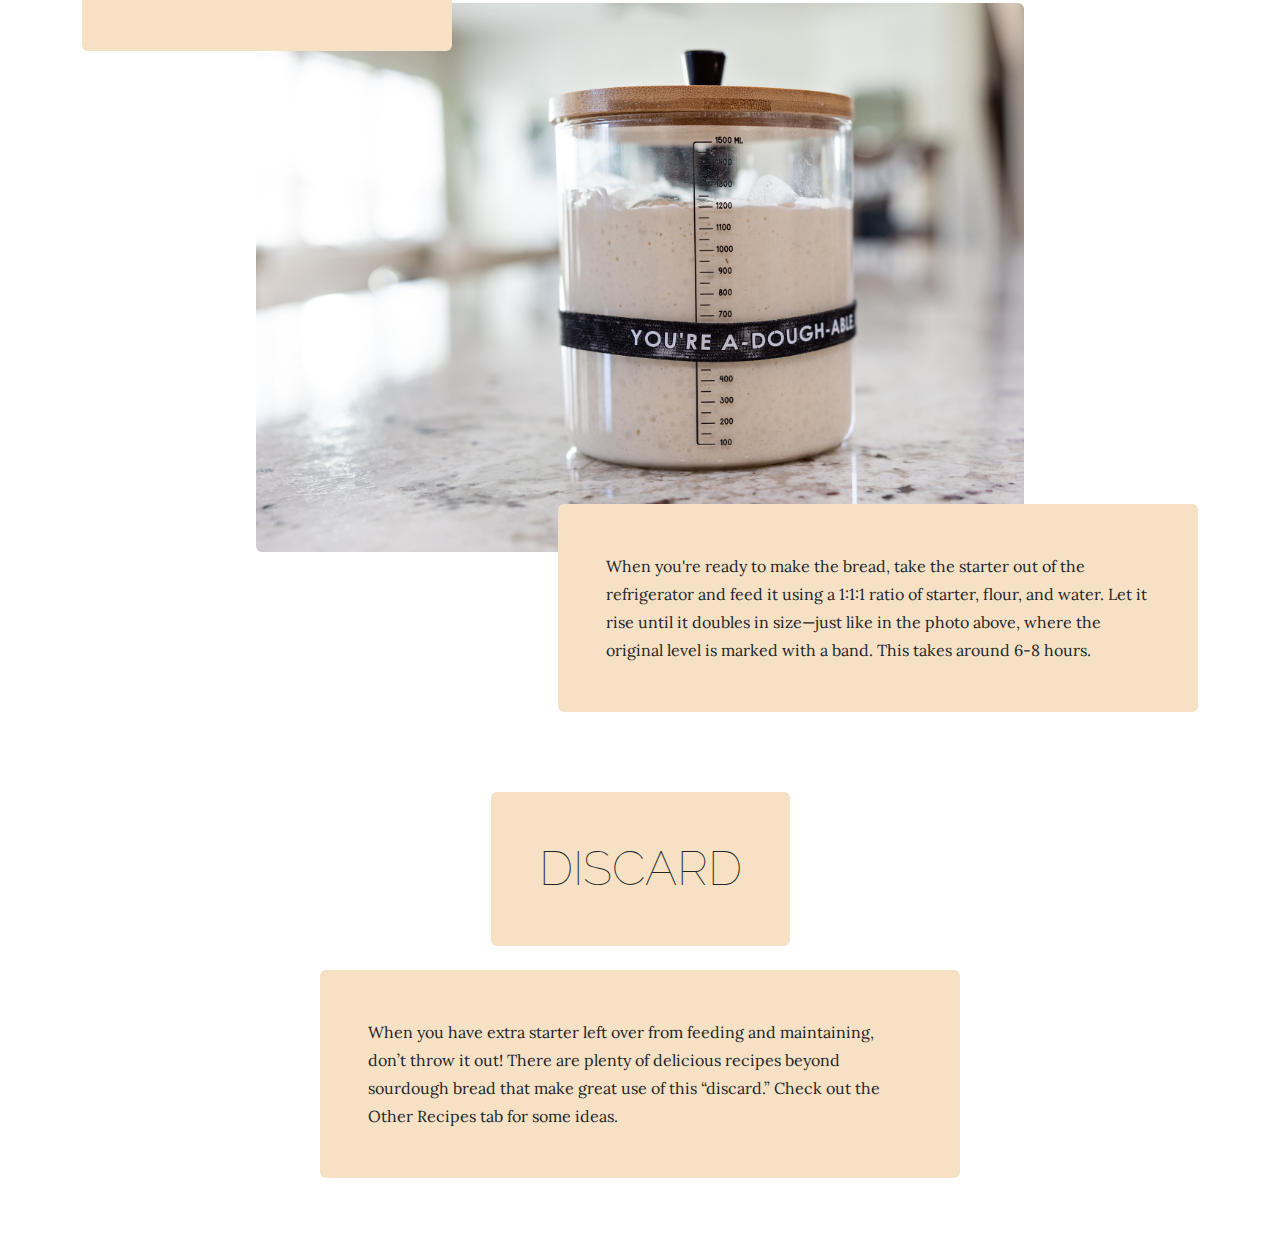
<file: html/starter.html>
<!DOCTYPE html>
<html lang="en">
    <head>
        <meta charset="utf-8" />
        <meta name="viewport" content="width=device-width, initial-scale=1, shrink-to-fit=no" />
        <meta name="description" content="Bread Sourdough Starter" />
        <meta name="author" content="" />
        <title>Starter</title>
        <link rel="icon" type="image/x-icon" href="../assets/favicon.ico" />
        <!-- Google fonts-->
        <link href="https://fonts.googleapis.com/css?family=Raleway:100,100i,200,200i,300,300i,400,400i,500,500i,600,600i,700,700i,800,800i,900,900i" rel="stylesheet" />
        <link href="https://fonts.googleapis.com/css?family=Lora:400,400i,700,700i" rel="stylesheet" />
        <!-- Core theme CSS (includes Bootstrap)-->
        <link href="../css/styles.css" rel="stylesheet" />
        <style>
         @media (max-width: 768px){
            .md {
                margin: 0 auto; 
                display: block;
            } }
            
            
        </style>
    </head>
    <body>
        <header>
            <h1 class="site-heading text-center text-faded d-none d-lg-block">
                <span class="site-heading-upper text-primary mb-3">How to Manage a</span>
                <span class="site-heading-lower">Sourdough Starter</span>
            </h1>
        </header>
        <!-- Navigation-->
        <nav class="navbar navbar-expand-lg navbar-dark py-lg-4" id="mainNav">
            <div class="container">
                <a class="navbar-brand text-uppercase fw-bold d-lg-none" href="#">Starter</a>
                <button class="navbar-toggler" type="button" data-bs-toggle="collapse" data-bs-target="#navbarSupportedContent" aria-controls="navbarSupportedContent" aria-expanded="false" aria-label="Toggle navigation"><span class="navbar-toggler-icon"></span></button>
                <div class="collapse navbar-collapse" id="navbarSupportedContent">
                    <ul class="navbar-nav mx-auto">
                        <li class="nav-item px-lg-4"><a class="nav-link text-uppercase" href="home.html">Home</a></li>
                        <li class="nav-item px-lg-4"><a class="nav-link text-uppercase" href="#">Starter</a></li>
                        <li class="nav-item px-lg-4"><a class="nav-link text-uppercase" href="mainrecipe.html">Bread Recipe</a></li>
                        <li class="nav-item px-lg-4"><a class="nav-link text-uppercase" href="otherecipe.html">Other Recipes</a></li>
                    </ul>
                </div>
            </div>
        </nav>
        <section class="page-section">
            <div class="container">
                <div class="product-item">
                    <div class="product-item-title d-flex">
                        <div class="bg-faded p-5 d-flex ms-auto rounded md">
                            <h2 class="section-heading mb-0 md">
                                <!-- <span class="section-heading-upper">x</span> -->
                                <span class="section-heading-lower md">Maintenance</span>
                            </h2>
                        </div>
                    </div>
                    <img class="product-item-img mx-auto d-flex rounded img-fluid mb-3 mb-lg-0" src="../assets/img/highlights/starter1.jpg" alt="..." />
                    <div class="product-item-description d-flex me-auto">
                        <div class="bg-faded p-5 rounded">
                            <p class="mb-0">To keep your sourdough starter healthy, it’s best to feed it once a week. For each feeding, use a 1:1:1 ratio of starter, flour, and water. After feeding, leave the starter on the counter until it doubles in size, then return it to the refrigerator for storage.</p>
                            <br>
                            <p class="mb-0">On its own, the starter can last a few weeks in the fridge without being fed, but regular weekly feedings help keep it strong and active. For longer-term storage, you can freeze the starter for a couple of months. Just keep in mind that if it hasn’t been fed in a while, it may take a few rounds of feeding to bring it back to full strength.</p>
                        </div>
                    </div>
                </div>
            </div>
        </section>
        <section class="page-section">
            <div class="container">
                <div class="product-item">
                    <div class="product-item-title d-flex">
                        <div class="bg-faded p-5 d-flex me-auto rounded md">
                            <h2 class="section-heading mb-0 md">
                                <!-- <span class="section-heading-upper">x</span> -->
                                <span class="section-heading-lower md">Activation</span>
                            </h2>
                        </div>
                    </div>
                    <img class="product-item-img mx-auto d-flex rounded img-fluid mb-3 mb-lg-0" src="../assets/img/highlights/starter3.5.jpg" alt="..." />
                    <div class="product-item-description d-flex ms-auto">
                        <div class="bg-faded p-5 rounded"><p class="mb-0">When you're ready to make the bread, take the starter out of the refrigerator and feed it using a 1:1:1 ratio of starter, flour, and water. Let it rise until it doubles in size—just like in the photo above, where the original level is marked with a band. This takes around 6-8 hours.</p></div>
                    </div>
                </div>
            </div>
        </section>
        <section class="page-section">
            <div class="container">
                <div class="product-item">
                    <div class="product-item-title d-flex">
                        <div class="bg-faded p-5 d-flex ms-auto rounded" style="margin: 0 auto; display: block;">
                            <h2 class="section-heading mb-0" style="margin: 0 auto; display: block;">
                                <!-- <span class="section-heading-upper">x</span> -->
                                <span class="section-heading-lower" style="margin: 0 auto; display: block;">Discard</span>
                            </h2>
                        </div>
                    </div>
                    <br>
                    <br>
                    <br>
                    <!-- <img style="height: 400px;" class="product-item-img mx-auto d-flex rounded img-fluid mb-3 mb-lg-0" src="../assets/img/highlights/starter2.jpg" alt="..." /> -->
                    <div class="product-item-description d-flex me-auto" style="margin: 0 auto; display: block;">
                        <div class="bg-faded p-5 rounded"><p class="mb-0">When you have extra starter left over from feeding and maintaining, don’t throw it out! There are plenty of delicious recipes beyond sourdough bread that make great use of this “discard.” Check out the Other Recipes tab for some ideas.</p></div>
                    </div>
                </div>
            </div>
        </section>
        <!--<footer class="footer text-faded text-center py-5">
            <div class="container"><p class="m-0 small">Copyright &copy; Your Website 2023</p></div>
        </footer>
        -->
        <!-- Bootstrap core JS-->
        <script src="https://cdn.jsdelivr.net/npm/bootstrap@5.2.3/dist/js/bootstrap.bundle.min.js"></script>
        <!-- Core theme JS-->
        <script src="../js/scripts.js"></script>
    </body>
</html>
</file>
<file: css/style4.css>
.header1{
    background-color: rgb(100, 132, 180);
    height: 100px;
    line-height: 100px;
    color:#333;
    font-family: Cambria, Cochin, Georgia, Times, 'Times New Roman', serif;
}
.main{
    text-align: center;
    color:#333;
    font-family: Cambria, Cochin, Georgia, Times, 'Times New Roman', serif;
}

nav{
    background-color: lightgray;
    padding:10px;
    overflow:hidden;
    font-family: Cambria, Cochin, Georgia, Times, 'Times New Roman', serif;
}

nav a{
    color:#333;
    text-decoration: none;
    padding: 15px;
    font-weight: bold;
}

nav a:hover{
    background-color: #ccc;
}
.mainbody{
    background-color: whitesmoke;
    color:#333;
    font-family: Cambria, Cochin, Georgia, Times, 'Times New Roman', serif;
}

.footer{
    position: fixed;
    background-color: black;
    font-family: Cambria, Cochin, Georgia, Times, 'Times New Roman', serif;
    color: white;
    bottom: 0px;
    left: 5px;
    right: 5px;
    height: 25px;
    line-height: 25px;
}

.extra{
    background-color: rgb(198, 234, 235);
}

.change3{
    color: #212529;
    font-weight: normal;
}
</file>
